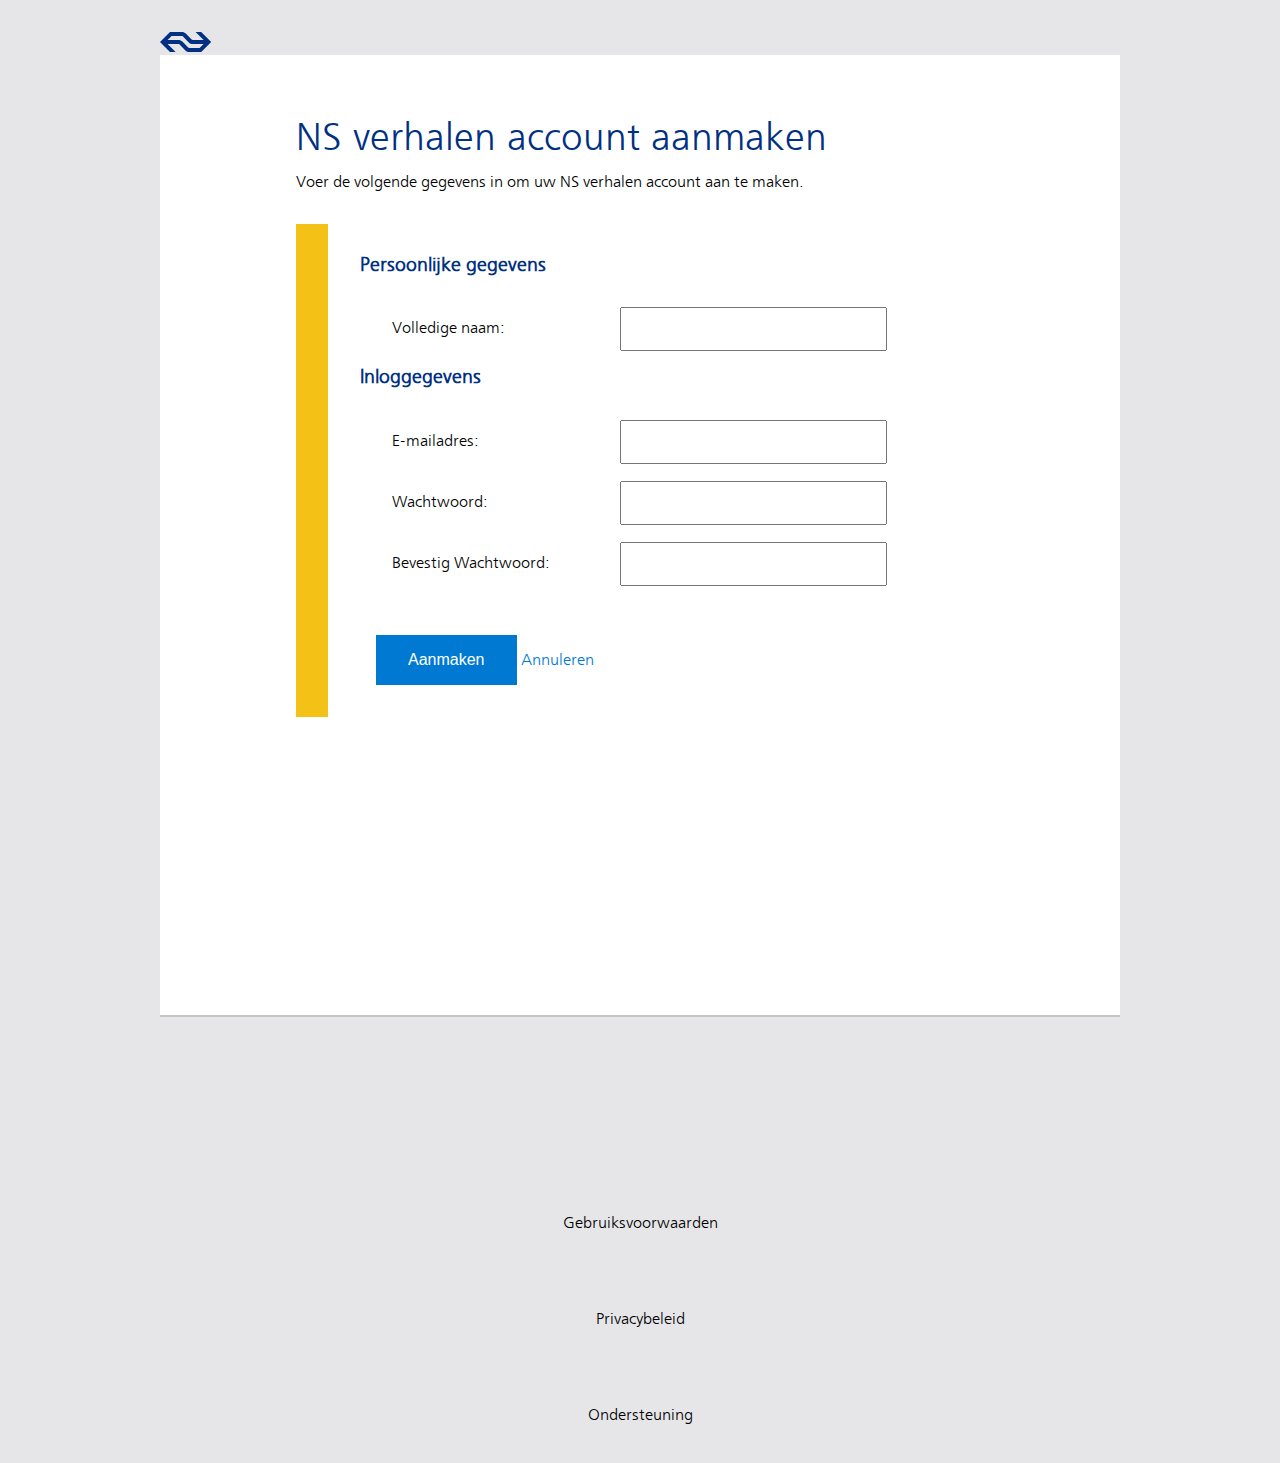
<file: aanmelden.html>
<!DOCTYPE html>
<html lang="en">

<head>
    <meta charset="UTF-8">
    <title>Registeren - NS Verhalen</title>
    <meta name="viewport" content="width=device-width, initial-scale=1">
       <link rel="shortcut icon" href="img/nslogo.png" type="image/x-icon" />
    <link rel="stylesheet" href="styles/reset.css">
     <link rel="stylesheet" href="styles/styles.css">
    <link rel="stylesheet" href="styles/font-awesome.min.css">
</head>

<body>
    <section class="register-parrent">
        <header class="login-header">
           
                <a class="logolink" href="index.html">
                    <img class="nslogo" src="img/nslogo.svg" height="20" width="52" alt="Logo Nederlandse Spoorwegen">
                </a>
        
        </header>
        <main class="register-wrapper">
            <div class="register-main">
                <div class="register-header">
                    <div class="register-title">
                        <h1>NS verhalen account aanmaken</h1>
                        <p>Voer de volgende gegevens in om uw NS verhalen account aan te maken.</p>
                    </div>
                </div>
                <div class="div register-form">
                    <form>
                        <fieldset>
                            <legend>Persoonlijke gegevens</legend>
                            <ul class="register-list">
                                <li>
                                    <label class="register-label">Volledige naam: </label>
                                    <input type="text" required/>
                                </li>
                                         </ul>
                        </fieldset>
                        <fieldset>
                            <legend>Inloggegevens</legend>
                            <ul class="register-list">
                                <li>
                                    <label class="register-label">E-mailadres: </label>
                                    <input type="email" name="mail" required/>
                                </li>
                                <li>
                                    <label class="register-label">Wachtwoord: </label>
                                    <input type="password" name="password" required/>
                                </li>
                                <li>
                                    <label class="register-label">Bevestig Wachtwoord: </label>
                                    <input type="password" name="password" required/>
                                </li>
                            </ul>
                        </fieldset>
                    </form>
                    <div class="register-buttons">
                       
                        <input class="register" type="submit" value="Aanmaken">
                         <a class="cancelbutton" href="inloggen.html">Annuleren</a>
                    </div>
                </div>
            </div>
        </main>
    </section>

      <footer class="login-footer">
        <ul class="list-inline">    
        <li class="right-arrow">   Gebruiksvoorwaarden</li>
        <li class="right-arrow">    Privacybeleid</li>
        <li class="right-arrow">    Ondersteuning</li>
        </ul>
    </footer>
</body>

</html>
</file>
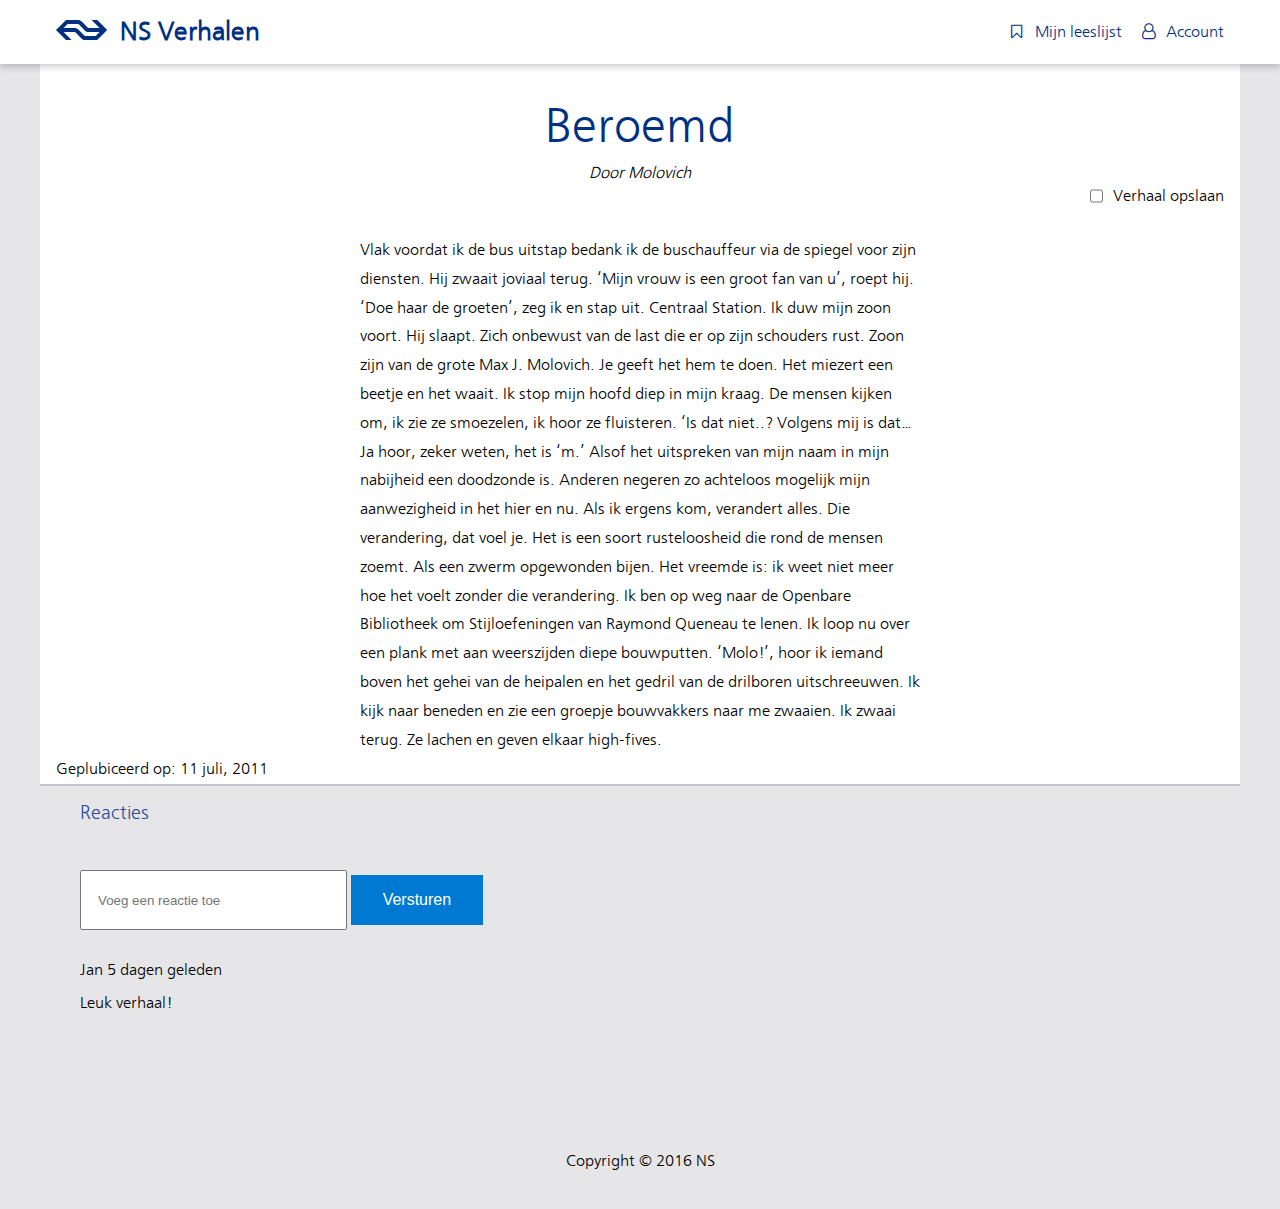
<file: verhaal.html>
<!DOCTYPE html>
<html lang="nl">

<head>
    <meta charset="UTF-8">
    <title>Uw gekozen verhaal</title>
    <meta name="viewport" content="width=device-width, initial-scale=1">
    <link rel="stylesheet" type="text/css" href="styles/reset.css">
    <link rel="stylesheet" type="text/css" href="styles/styles.css">
    <link rel="stylesheet" type="text/css" href="styles/font-awesome.min.css">
</head>

<body>
    <header class="header">
        <div class="header-container container">
            <div class="logo__wrapper">
                <a class="logolink" href="index.html">
                    <img class="nslogo" src="img/nslogo.svg" height="20" width="52" alt="Logo Nederlandse Spoorwegen">
                    <span class="logotitle">NS Verhalen</span>
                </a>
            </div>
            <nav class="nav">
                <!-- Navigatie van de site-->
                <ul>
                    <li><a class="nav-icon nav-leeslijst" href=""><span class="hidden-mobile">Mijn leeslijst</span></a></li>
                    <li><a class="nav-icon nav-account" href="inloggen.html"><span class="hidden-mobile">Account</span> </a></li>
                </ul>
            </nav>
        </div>
    </header>
    <main class="main container">
        <article class="article-body">
            <h1 class="article-title">Beroemd</h1>
            <h5 class="author">Door Molovich</h5>
            <label class="save-article">
                <input type="checkbox">Verhaal opslaan
            </label>
            <!--   <img src="" alt=""> -->
            <p class="article-text">Vlak voordat ik de bus uitstap bedank ik de buschauffeur via de spiegel voor zijn diensten. Hij zwaait joviaal terug. ‘Mijn vrouw is een groot fan van u’, roept hij. ‘Doe haar de groeten’, zeg ik en stap uit. Centraal Station. Ik duw mijn zoon voort. Hij slaapt. Zich onbewust van de last die er op zijn schouders rust. Zoon zijn van de grote Max J. Molovich. Je geeft het hem te doen. Het miezert een beetje en het waait. Ik stop mijn hoofd diep in mijn kraag. De mensen kijken om, ik zie ze smoezelen, ik hoor ze fluisteren. ‘Is dat niet..? Volgens mij is dat… Ja hoor, zeker weten, het is ‘m.’ Alsof het uitspreken van mijn naam in mijn nabijheid een doodzonde is. Anderen negeren zo achteloos mogelijk mijn aanwezigheid in het hier en nu. Als ik ergens kom, verandert alles. Die verandering, dat voel je. Het is een soort rusteloosheid die rond de mensen zoemt. Als een zwerm opgewonden bijen. Het vreemde is: ik weet niet meer hoe het voelt zonder die verandering. Ik ben op weg naar de Openbare Bibliotheek om Stijloefeningen van Raymond Queneau te lenen. Ik loop nu over een plank met aan weerszijden diepe bouwputten. ‘Molo!’, hoor ik iemand boven het gehei van de heipalen en het gedril van de drilboren uitschreeuwen. Ik kijk naar beneden en zie een groepje bouwvakkers naar me zwaaien. Ik zwaai terug. Ze lachen en geven elkaar high-fives.
            </p>
            <span class="date">Geplubiceerd op: <time datetime="2011-09-13">11 juli, 2011</time></span>
        </article>
        <section class="comment-section">
            <h3>Reacties</h3>
            <div class="create-comment">
                <!-- <img class="current-user" src="" alt=""> -->
                <input class="add-comment" type="text" placeholder="Voeg een reactie toe">
                <input type="submit" value="Versturen" />
            </div>
            <div class="comments-wrapper">
                <div class="comment">
                    <div class="comment-header">
                        <!--  <img class="comment-picture" src="" alt=""> -->
                        <span class="comment-name">Jan</span>
                        <span class="comment-date">5 dagen geleden</span>
                    </div>
                    <p class="comment-content">Leuk verhaal!</p>
                </div>
            </div>
        </section>
    </main>
    <footer>
        <address>Copyright © 2016 NS</address>
    </footer>
</body>

</html>
</file>
<file: styles/styles.css>
@font-face {
    font-family: 'NS Sans bold';
    src: url('../fonts/nssansbold.woff');
    font-family: 'NS Sans light';
    src: url('../fonts/nssans.woff');
}


/*
========================================================
GENERAL
========================================================
*/

* {
    box-sizing: border-box;
    margin: 0;
    padding: 0;
}

body {
    font-family: "NS Sans light", Segoe UI, Myriad, Verdana, sans-serif;
    background-color: #e6e6e9;
}

h1 {
    font-size: 2.375em;
    color: #003082;
}

h2 {
    font-size: 1.5em;
    font-weight: normal;
    color: #003082;
}

h3 {
    font-size: 1.2em;
    margin-bottom: 1em;
    color: #244D93;
}

p {
    font-size: 1rem;
    color: #000000;
    margin-top: 1rem;
    line-height: 1.2em;
}

a {
    font-size: 1rem;
    color: #0079d3;
    text-decoration: none;
}

span {
    display: inline-block;
}

.container {
    max-width: 75rem;
    margin: 0 auto;
}


/*
========================================================
HEADER
========================================================
*/

.header {
    top: 0;
    height: 4rem;
    width: 100%;
    background-color: #FFF;
    -webkit-box-shadow: 0 3px 7px 0 rgba(0, 0, 0, 0.2);
    -moz-box-shadow: 0 3px 7px 0 rgba(0, 0, 0, 0.2);
    box-shadow: 0 3px 7px 0 rgba(0, 0, 0, 0.2);
    overflow-y: hidden;
    z-index: 1;
    position: relative;
}

.header-container {
    display: flex;
}

@media(max-width: 80rem) {
    .header-container,
    .filter,
    .search-wrapper,
    .sort-wrapper,
    .results-wrapper {
        padding: 0 1rem;
    }
}

@media(max-width: 32em) {
    .hidden-mobile {
        display: none;
    }
}

.nav {
    margin-left: auto;
    line-height: 4rem;
}

.nav li {
    display: inline-block;
    position: relative;
    margin-left: 1rem;
}

.nav a {
    padding-left: 1.5rem;
}

.nav-icon {
    position: relative;
    color: #003082;
}

.nav-icon:hover:before {
    left: 6px;
}

.nav-icon:before {
    display: inline-block;
    font: normal normal normal 14px/1 FontAwesome;
    font-size: inherit;
    text-rendering: auto;
    -webkit-font-smoothing: antialiased;
    transition: left 200ms ease-in;
    left: 0;
    top: 0;
    position: absolute;
}

.nav-account:before {
    content: "\f2c0";
}

.nav-leeslijst:before {
    content: "\f097";
}

.logotitle {
    font-size: 1.6rem;
    margin-left: 0.3em;
    font-weight: 700;
    color: #003082;
}

.logo__wrapper {
    line-height: 4rem;
}

.logolink {
    position: relative;
}


/*
========================================================
MAIN
========================================================
*/

.main-wrapper {
    display: flex;
}

.banner {
    display: flex;
    align-items: center;
    margin: 2rem 0;
    max-width: 100%;
    height: 20rem;
    background-color: #F4C217;
    position: relative;
    background-image: url(../img/books-banner2.jpg);
    background-position-x: center;
}

@media(max-width: 80rem) {
    .banner {
        margin-top: 0;
    }
}

.readmore {
    position: absolute;
    top: 0;
    right: 2em;
    background-color: rgba(0, 48, 130, .8);
    padding: 2rem;
    color: #fff;
}

.search-container {
    margin-bottom: 2rem;
    display: flex;
}

.search-wrapper {
    align-self: flex-end;
}

.sort-wrapper {
    margin-left: auto;
}

select {
    font-weight: 400;
    text-align: center;
    line-height: 1.5625rem;
    font-size: 1rem;
    text-decoration: none;
    transition: box-shadow .15s ease-in-out;
}

.sorttitle {
    margin-right: 0.5rem;
    font-size: 1.1rem;
}


/*
========================================================
ARTICLE OVERVIEW
========================================================
*/

.article_preview {
    width: 25%;
    margin-bottom: 1rem;
    padding: 0 1rem 1rem;
}

@media(max-width: 72.5em) {
    .article_preview {
        width: 33%;
    }
}

@media(max-width: 58.25em) {
    .article_preview {
        width: 49%;
    }
}

@media(max-width: 30em) {
    .article_preview {
        width: 100%;
    }
}

.article-story {
    padding: 10rem 2rem 1rem 2rem;
    box-shadow: 0 2px 0 0 rgba(7, 7, 33, .15);
    height: 100%;
    background-color: #fff;
    position: relative;
}

.stories {
    flex: 2 auto;
    display: flex;
    flex-wrap: wrap;
    justify-content: space-between;
}

.add-to-bookmarks {
    height: 3em;
    width: 3em;
    position: absolute;
    top: 0;
    right: 0;
    text-align: center;
    line-height: 3em;
    color: #fff;
    background-color: #0079d3;
}

.article-img {
    position: relative;
    height: 200px;
    width:
}

.article-story:hover {
    background-color: rgba(0, 0, 0, 0.13);
}

.results-wrapper {
    font-size: 1.2em;
    margin-left: 265px;
    ;
    font-weight: 700;
}


/*
========================================================
ASIDE FILTER
========================================================
*/

.filter {
    padding: 1.5rem 3rem 1.5rem 1.5rem;
    background-color: #f3C018;
    margin-right: 2em;
}

.filter-wrapper {
    flex: 0 0 11rem;
}

.filteroptions {
    width: 20em;
}

legend {
    font-size: 1rem;
    display: inline-block;
    margin: 0.5rem 0 1rem 0;
    font-weight: 600;
    color: #003082;
}

fieldset {
    margin-bottom: 1rem;
}

.filtertitle {
    margin-bottom: 1.5rem;
    font-weight: 700;
    margin-top: 0;
}

label {
    line-height: 1.8rem;
}

.filter label:hover {
    color: #244D93;
    cursor: pointer;
}

input[type="checkbox"] {
    margin-right: 10px;
}

input[type="search"] {
    border: 1px solid #d9d9d9;
    border-radius: 1px;
    color: #7f8787;
    height: 20px;
    margin: 2px;
    padding: 2px 5px;
    width: 143px;
}

input:hover {
    color: #244D93;
    cursor: pointer;
}

@media(max-width: 50em) {
    .filter-wrapper {
        display: none;
    }
    .results-wrapper {
        margin-left: 0;
    }
}


/*
========================================================
FOOTER
========================================================
*/

footer {
    margin-top: 5rem;
    height: 6rem;
    width: 100%;
    text-align: center;
    line-height: 6rem;
}


/*
========================================================
VERHAALPAGINA
========================================================
*/

.article-body {
    padding: 2rem 1rem 0px 1rem;
    line-height: 30px;
    font-size: 1em;
    background-color: #fff;
    margin-top: 0em;
    box-shadow: 0 2px 0 0 rgba(7, 7, 33, .15);
}

.article-text {
    margin-bottom: 25px;
    line-height: 1.8;
    position: relative;
    margin: auto;
    margin-top: 2em;
}

@media(min-width: 29em) {
    .article-text {
        width: 25em;
    }
}

@media(min-width: 40em) {
    .article-text {
        width: 35em;
    }
}

.article-title {
    text-align: center;
    font-size: 48px;
    margin: 1rem auto 1rem;
}

.author {
    font: 300 19px;
    text-align: center;
    font-style: italic;
}

.save-article {
    display: flex;
    justify-content: flex-end;
    line-height: 1;
}

.comment-section {
    padding: 20px 40px 20px 40px;
}

.comments-wrapper {
    margin-top: 2rem;
}

.add-comment {
    height: 60px;
    width: 300px;
}


/*
========================================================
LOGIN
========================================================
*/

.login-parrent {
    position: relative;
    margin: auto;
    max-width: 60em;
    margin-top: 2rem;
}

.login-main {
    min-height: 37em;
    background-color: #fff;
    box-shadow: 0 2px 0 0 rgba(7, 7, 33, .15);
}

@media(max-width: 60em) {
    .login-header {
        padding: 0.5em 0 0 1em;
    }
    .login-parrent {
        margin-top: 0;
    }
    .login-main {
        padding-left: 1em;
        padding-right: 1em;
    }
}

@media(max-width: 60em) {
    .login-main {
        padding-bottom: 5rem;
    }
}

.login-title {
    text-align: center;
    padding: 5rem 0 2rem 0em;
}

.login-wrapper {
    display: flex;
    max-width: 45em;
    position: relative;
    margin: auto;
    min-height: 20em;
    flex-wrap: wrap;
}

@media(max-width: 60em) {
    .login-wrapper {
        flex-direction: column;
        max-width: 30em;
    }
}

.left-login {
    flex-basis: 55%;
    background-color: #F3C018;
}

@media(max-width: 60em) {
    .left-login {
        flex-basis: 50%;
    }
}

.login-label {
    display: inline-block;
    width: 6.25rem;
}

@media(max-width: 28em) {
    .login-label {
        display: block;
    }
    .login-form:nth-child(2) .login-label {
        margin-top: 1rem;
    }
}

.right-login {
    flex-basis: 45%;
    background-color: #e6e6e9;
}

@media(max-width: 60em) {
    .right-login {
        flex-basis: 50%;
    }
}

.left-login,
.right-login {
    padding: 1.5rem 2rem;
}

.right-login li {
    line-height: 2.4rem;
    margin-left: 5rem;
}

.right-login ul {
    list-style-type: initial;
}

input[type="submit"], .createaccount {
    background-color: #0079D3;
    color: white;
    border: none;
    margin-top: 2rem;
    text-align: start;
    padding: 1em 2em;
    font-size: 1em;
    display: inline-block;
}

input[type="submit"]:hover {
    background-color: #005ca0;
}

.createaccount {
    background-color: grey;
}

.createaccount:hover {
    background-color: #005ca0;
}


@media(max-width: 60em) {
    input.createaccount {
        width: 100%;
        text-align: center;
    }
    input[type="submit"] {
        width: 100%;
        text-align: center;
    }
}

.login-form {
    margin-top: 1rem;
}

.forget-password {
    padding-left: 10rem;
    margin-top: 0.6em;
}

@media(max-width: 60em) {
    .forget-password {
        padding-left: 0;
        display: block;
        margin-top: 1rem;
    }
}

.login-form input[type="password"],
.login-form input[type="email"] {
    width: 13rem;
    height: 2.5rem;
    border: none;
    padding: 1rem;
    margin: 1rem 0 0 1rem;
    cursor: text;
}

@media(max-width: 28em) {
    .login-form input[type="password"],
    .login-form input[type="email"] {
        margin: 1rem 0 0 0;
        width: 100%;
    }
}


/*
========================================================
REGISTER
========================================================
*/

.register-form {
    position: relative;
    margin: auto;
    max-width: 43em;
    border-left: 2em solid #F4C217;
    padding-left: 2em;
    padding: 2em 2em;
}

.register-title {
    position: relative;
    margin: auto;
    max-width: 43em;
    text-align: left;
    padding: 4rem 0 2rem 0em;
}

.register-parrent {
    position: relative;
    margin: auto;
    max-width: 60em;
    margin-top: 2rem;
}

.register-label {
    width: 40%;
    display: inline-block;
}

.register-list li {
    line-height: 3em;
}

.register-list {
    padding-left: 2em;
}

@media(max-width: 43.750em) {
    .register-label {
        display: block;
        width: 100%;
    }
}

.register-form legend {
    color: #003082;
    font-size: 1.2em;
}

input[type="text"],
input[type="number"],
input[type="email"],
input[type="tel"],
input[type="password"] {
    line-height: 3em;
    width: 20em;
    margin-top: 1rem;
        padding: 0rem 1rem;
}

.register-wrapper {
    min-height: 60em;
    background-color: #fff;
    box-shadow: 0 2px 0 0 rgba(7, 7, 33, .15);
    margin-bottom: 10rem;
}

input.register {
    margin-left: 1rem;
}
</file>
